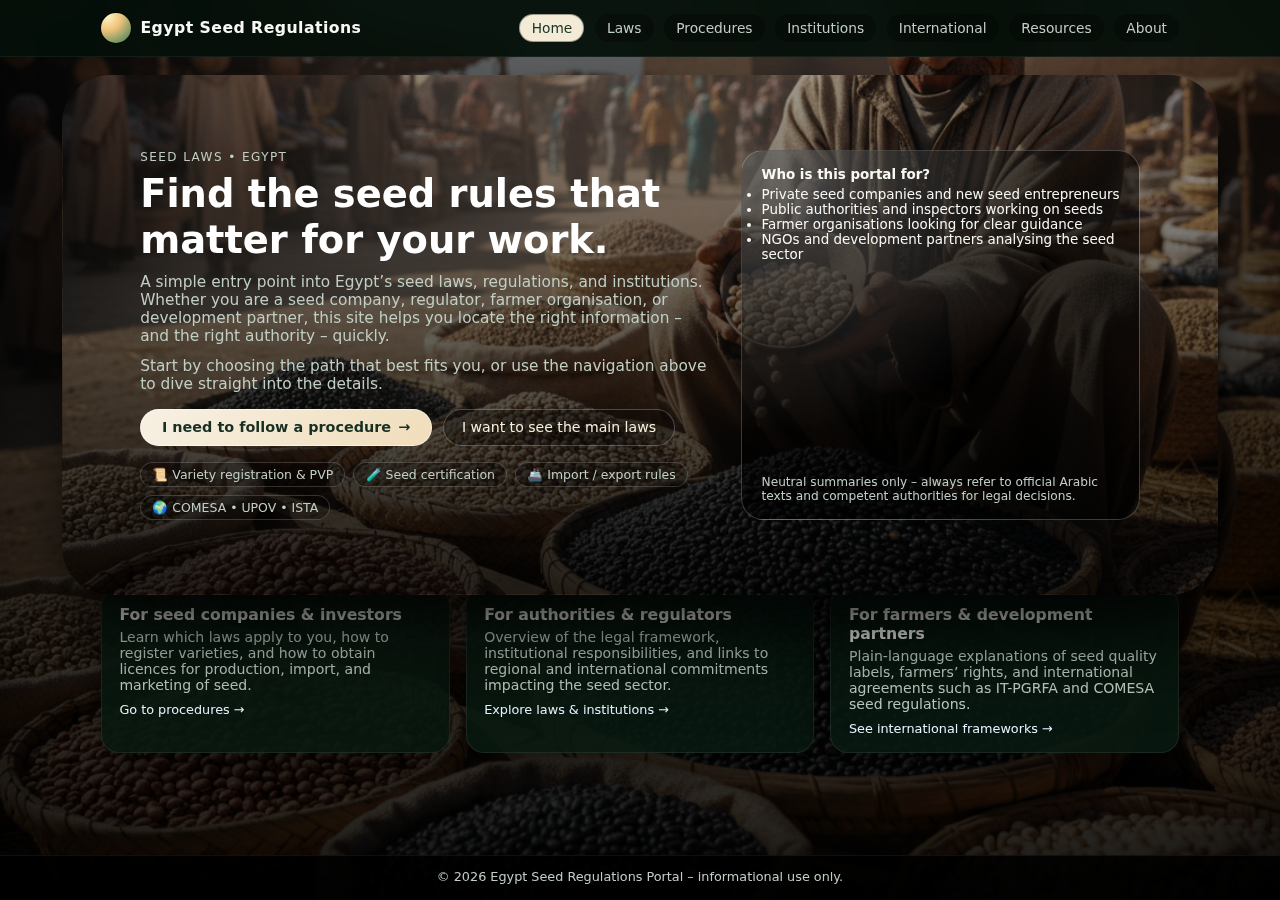
<file: index.html>
<!DOCTYPE html>
<html lang="en">
<head>
  <meta charset="UTF-8" />
  <title>Egypt Seed Regulations Portal</title>
  <meta name="viewport" content="width=device-width, initial-scale=1" />
  <link rel="stylesheet" href="style.css" />
</head>
<!-- add class for leafy background on home -->
<body class="has-hero-bg">
<header>
  <div class="nav">
    <div class="nav-brand">
      <div class="nav-logo"></div>
      <span>Egypt Seed Regulations</span>
    </div>
    <nav class="nav-links">
      <a href="index.html" class="active">Home</a>
      <a href="laws.html">Laws</a>
      <a href="procedures.html">Procedures</a>
      <a href="institutions.html">Institutions</a>
      <a href="international.html">International</a>
      <a href="resources.html">Resources</a>
      <a href="about.html">About</a>
    </nav>
  </div>
</header>

<main>
  <!-- Glass hero like the reference screenshot -->
  <section class="hero">
    <div>
      <div class="hero-tagline">Seed laws • Egypt</div>
      <h1>Find the seed rules that matter for your work.</h1>
      <p>
        A simple entry point into Egypt’s seed laws, regulations, and institutions. 
        Whether you are a seed company, regulator, farmer organisation, or development partner, 
        this site helps you locate the right information – and the right authority – quickly.
      </p>
      <p>
        Start by choosing the path that best fits you, or use the navigation above to dive straight into the details.
      </p>
      <div class="hero-actions">
        <a class="btn-primary" href="procedures.html">
          I need to follow a procedure
          <span>→</span>
        </a>
        <a class="btn-ghost" href="laws.html">
          I want to see the main laws
        </a>
      </div>
      <div class="hero-pills">
        <span class="hero-pill">📜 Variety registration & PVP</span>
        <span class="hero-pill">🧪 Seed certification</span>
        <span class="hero-pill">🚢 Import / export rules</span>
        <span class="hero-pill">🌍 COMESA • UPOV • ISTA</span>
      </div>
    </div>

    <aside class="hero-aside">
      <div>
        <div class="hero-aside-title">Who is this portal for?</div>
        <ul>
          <li>Private seed companies and new seed entrepreneurs</li>
          <li>Public authorities and inspectors working on seeds</li>
          <li>Farmer organisations looking for clear guidance</li>
          <li>NGOs and development partners analysing the seed sector</li>
        </ul>
      </div>
      <div class="hero-aside-footer">
        Neutral summaries only – always refer to official Arabic texts
        and competent authorities for legal decisions.
      </div>
    </aside>
  </section>

  <!-- Simple tiles instead of dozens of cards -->
  <section class="section">
    <div class="tiles">
      <article class="tile">
        <h3>For seed companies & investors</h3>
        <p>
          Learn which laws apply to you, how to register varieties, and how to obtain licences 
          for production, import, and marketing of seed.
        </p>
        <a href="procedures.html">Go to procedures →</a>
      </article>

      <article class="tile">
        <h3>For authorities & regulators</h3>
        <p>
          Overview of the legal framework, institutional responsibilities, and links to 
          regional and international commitments impacting the seed sector.
        </p>
        <a href="laws.html">Explore laws & institutions →</a>
      </article>

      <article class="tile">
        <h3>For farmers & development partners</h3>
        <p>
          Plain-language explanations of seed quality labels, farmers’ rights, and 
          international agreements such as IT-PGRFA and COMESA seed regulations.
        </p>
        <a href="international.html">See international frameworks →</a>
      </article>
    </div>
  </section>
</main>

<footer>
  © <span id="year"></span> Egypt Seed Regulations Portal – informational use only.
</footer>

<script>
  document.getElementById("year").textContent = new Date().getFullYear();
</script>
</body>
</html>
</file>
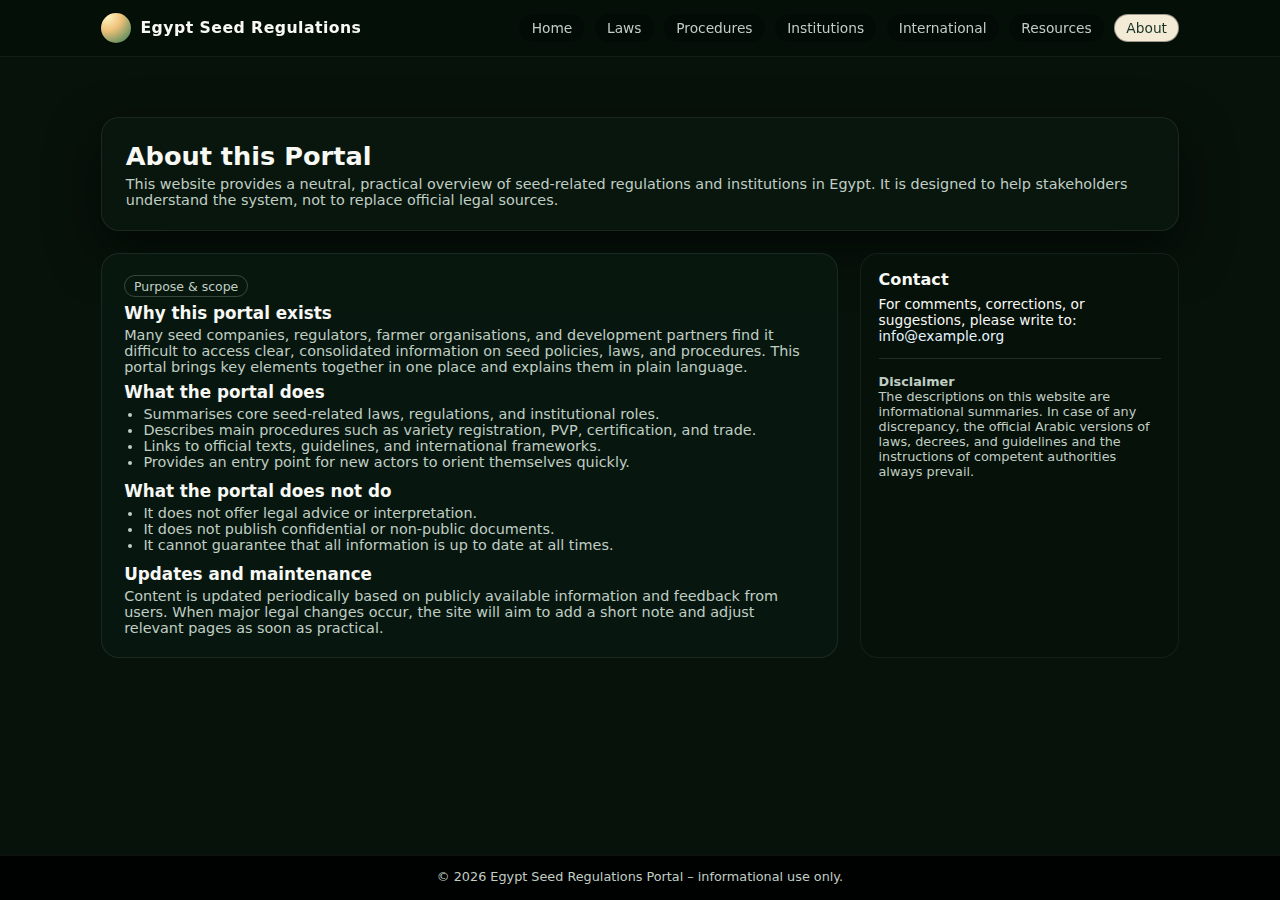
<file: about.html>
<!DOCTYPE html>
<html lang="en">
<head>
  <meta charset="UTF-8" />
  <title>About – Egypt Seed Regulations</title>
  <meta name="viewport" content="width=device-width, initial-scale=1" />
  <link rel="stylesheet" href="style.css" />
</head>
<body>
<header>
  <div class="nav">
    <div class="nav-brand">
      <div class="nav-logo"></div>
      <span>Egypt Seed Regulations</span>
    </div>
    <nav class="nav-links">
      <a href="index.html">Home</a>
      <a href="laws.html">Laws</a>
      <a href="procedures.html">Procedures</a>
      <a href="institutions.html">Institutions</a>
      <a href="international.html">International</a>
      <a href="resources.html">Resources</a>
      <a href="about.html" class="active">About</a>
    </nav>
  </div>
</header>

<main>
  <section class="section">
    <div class="page-hero">
      <h1>About this Portal</h1>
      <p>
        This website provides a neutral, practical overview of seed-related regulations and
        institutions in Egypt. It is designed to help stakeholders understand the system,
        not to replace official legal sources.
      </p>
    </div>

    <div class="page-grid">
      <div class="page-main">
        <span class="badge">Purpose & scope</span>

        <h2>Why this portal exists</h2>
        <p>
          Many seed companies, regulators, farmer organisations, and development partners
          find it difficult to access clear, consolidated information on seed policies,
          laws, and procedures. This portal brings key elements together in one place and
          explains them in plain language.
        </p>

        <h2>What the portal does</h2>
        <ul>
          <li>Summarises core seed-related laws, regulations, and institutional roles.</li>
          <li>Describes main procedures such as variety registration, PVP, certification, and trade.</li>
          <li>Links to official texts, guidelines, and international frameworks.</li>
          <li>Provides an entry point for new actors to orient themselves quickly.</li>
        </ul>

        <h2>What the portal does not do</h2>
        <ul>
          <li>It does not offer legal advice or interpretation.</li>
          <li>It does not publish confidential or non-public documents.</li>
          <li>It cannot guarantee that all information is up to date at all times.</li>
        </ul>

        <h2>Updates and maintenance</h2>
        <p>
          Content is updated periodically based on publicly available information and feedback 
          from users. When major legal changes occur, the site will aim to add a short note 
          and adjust relevant pages as soon as practical.
        </p>
      </div>

      <aside class="page-sidebar">
        <h3 style="margin-bottom:0.4rem;">Contact</h3>
        <p style="font-size:0.86rem;">
          For comments, corrections, or suggestions, please write to:<br/>
          <a href="mailto:info@example.org">info@example.org</a>
        </p>

        <hr style="border:none;border-top:1px solid rgba(255,255,255,0.12);margin:0.9rem 0;" />

        <p style="font-size:0.8rem; color:var(--text-muted);">
          <strong>Disclaimer</strong><br/>
          The descriptions on this website are informational summaries. In case of any
          discrepancy, the official Arabic versions of laws, decrees, and guidelines and 
          the instructions of competent authorities always prevail.
        </p>
      </aside>
    </div>
  </section>
</main>

<footer>
  © <span id="year"></span> Egypt Seed Regulations Portal – informational use only.
</footer>

<script>
  document.getElementById("year").textContent = new Date().getFullYear();
</script>
</body>
</html>
</file>
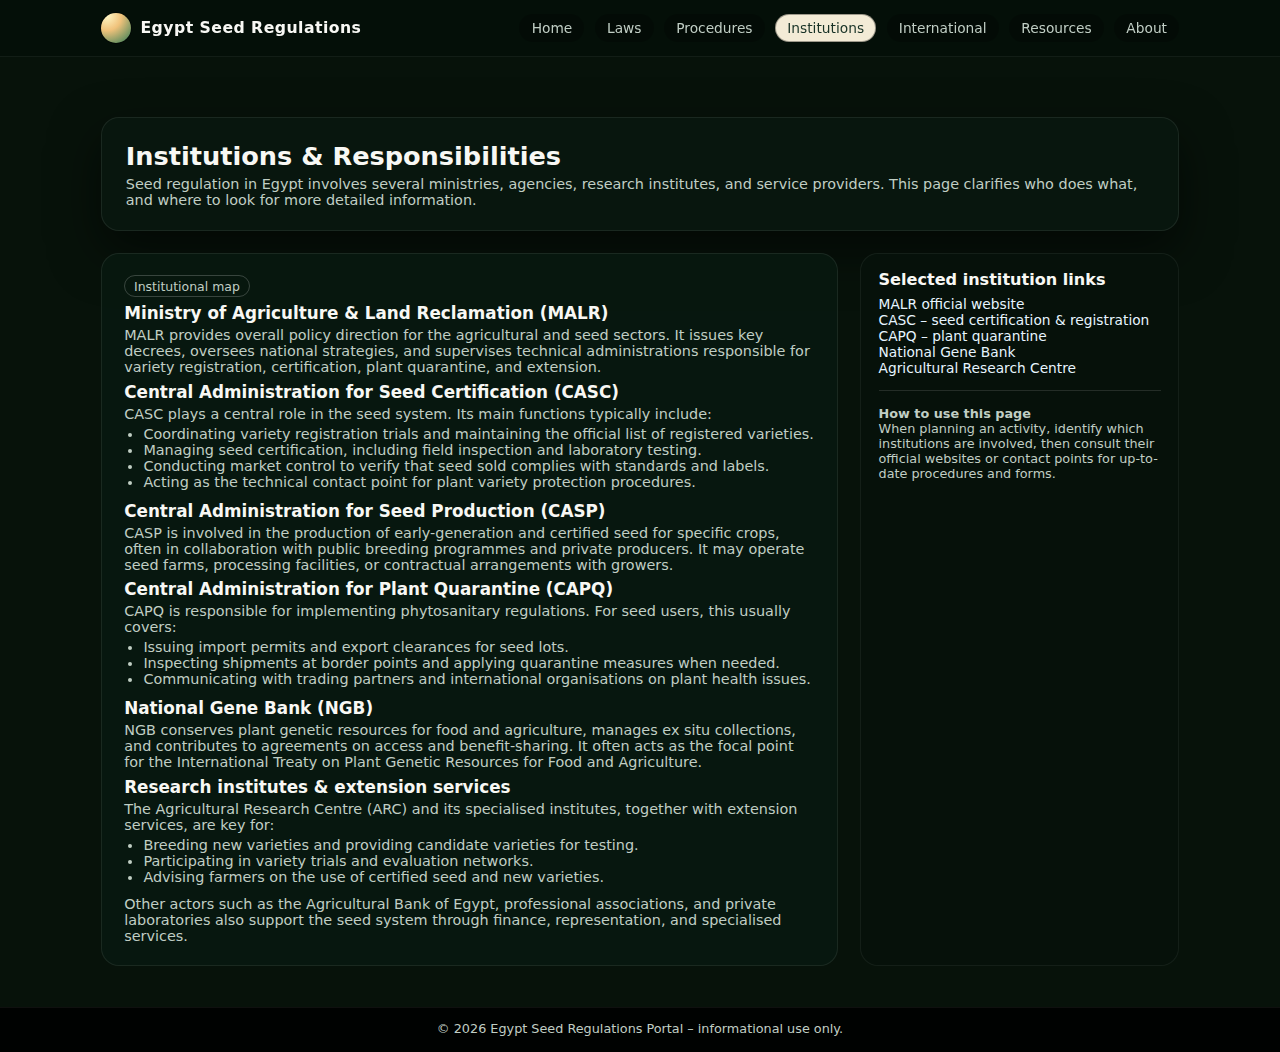
<file: institutions.html>
<!DOCTYPE html>
<html lang="en">
<head>
  <meta charset="UTF-8" />
  <title>Institutions – Egypt Seed Regulations</title>
  <meta name="viewport" content="width=device-width, initial-scale=1" />
  <link rel="stylesheet" href="style.css" />
</head>
<body>
<header>
  <div class="nav">
    <div class="nav-brand">
      <div class="nav-logo"></div>
      <span>Egypt Seed Regulations</span>
    </div>
    <nav class="nav-links">
      <a href="index.html">Home</a>
      <a href="laws.html">Laws</a>
      <a href="procedures.html">Procedures</a>
      <a href="institutions.html" class="active">Institutions</a>
      <a href="international.html">International</a>
      <a href="resources.html">Resources</a>
      <a href="about.html">About</a>
    </nav>
  </div>
</header>

<main>
  <section class="section">
    <div class="page-hero">
      <h1>Institutions & Responsibilities</h1>
      <p>
        Seed regulation in Egypt involves several ministries, agencies, research institutes,
        and service providers. This page clarifies who does what, and where to look for more
        detailed information.
      </p>
    </div>

    <div class="page-grid">
      <div class="page-main">
        <span class="badge">Institutional map</span>

        <h2>Ministry of Agriculture & Land Reclamation (MALR)</h2>
        <p>
          MALR provides overall policy direction for the agricultural and seed sectors. It
          issues key decrees, oversees national strategies, and supervises technical
          administrations responsible for variety registration, certification, plant
          quarantine, and extension.
        </p>

        <h2>Central Administration for Seed Certification (CASC)</h2>
        <p>
          CASC plays a central role in the seed system. Its main functions typically include:
        </p>
        <ul>
          <li>Coordinating variety registration trials and maintaining the official list of registered varieties.</li>
          <li>Managing seed certification, including field inspection and laboratory testing.</li>
          <li>Conducting market control to verify that seed sold complies with standards and labels.</li>
          <li>Acting as the technical contact point for plant variety protection procedures.</li>
        </ul>

        <h2>Central Administration for Seed Production (CASP)</h2>
        <p>
          CASP is involved in the production of early-generation and certified seed for
          specific crops, often in collaboration with public breeding programmes and private
          producers. It may operate seed farms, processing facilities, or contractual
          arrangements with growers.
        </p>

        <h2>Central Administration for Plant Quarantine (CAPQ)</h2>
        <p>
          CAPQ is responsible for implementing phytosanitary regulations. For seed users,
          this usually covers:
        </p>
        <ul>
          <li>Issuing import permits and export clearances for seed lots.</li>
          <li>Inspecting shipments at border points and applying quarantine measures when needed.</li>
          <li>Communicating with trading partners and international organisations on plant health issues.</li>
        </ul>

        <h2>National Gene Bank (NGB)</h2>
        <p>
          NGB conserves plant genetic resources for food and agriculture, manages ex situ
          collections, and contributes to agreements on access and benefit-sharing. It often
          acts as the focal point for the International Treaty on Plant Genetic Resources for
          Food and Agriculture.
        </p>

        <h2>Research institutes & extension services</h2>
        <p>
          The Agricultural Research Centre (ARC) and its specialised institutes, together
          with extension services, are key for:
        </p>
        <ul>
          <li>Breeding new varieties and providing candidate varieties for testing.</li>
          <li>Participating in variety trials and evaluation networks.</li>
          <li>Advising farmers on the use of certified seed and new varieties.</li>
        </ul>

        <p>
          Other actors such as the Agricultural Bank of Egypt, professional associations, and
          private laboratories also support the seed system through finance, representation,
          and specialised services.
        </p>
      </div>

      <aside class="page-sidebar">
        <h3 style="margin-bottom:0.4rem;">Selected institution links</h3>
        <ul style="list-style:none; padding-left:0; font-size:0.86rem;">
          <li><a href="#">MALR official website</a></li>
          <li><a href="#">CASC – seed certification & registration</a></li>
          <li><a href="#">CAPQ – plant quarantine</a></li>
          <li><a href="#">National Gene Bank</a></li>
          <li><a href="#">Agricultural Research Centre</a></li>
        </ul>

        <hr style="border:none;border-top:1px solid rgba(255,255,255,0.12);margin:0.9rem 0;" />

        <p style="font-size:0.8rem; color:var(--text-muted);">
          <strong>How to use this page</strong><br/>
          When planning an activity, identify which institutions are involved, then consult
          their official websites or contact points for up-to-date procedures and forms.
        </p>
      </aside>
    </div>
  </section>
</main>

<footer>
  © <span id="year"></span> Egypt Seed Regulations Portal – informational use only.
</footer>

<script>
  document.getElementById("year").textContent = new Date().getFullYear();
</script>
</body>
</html>
</file>
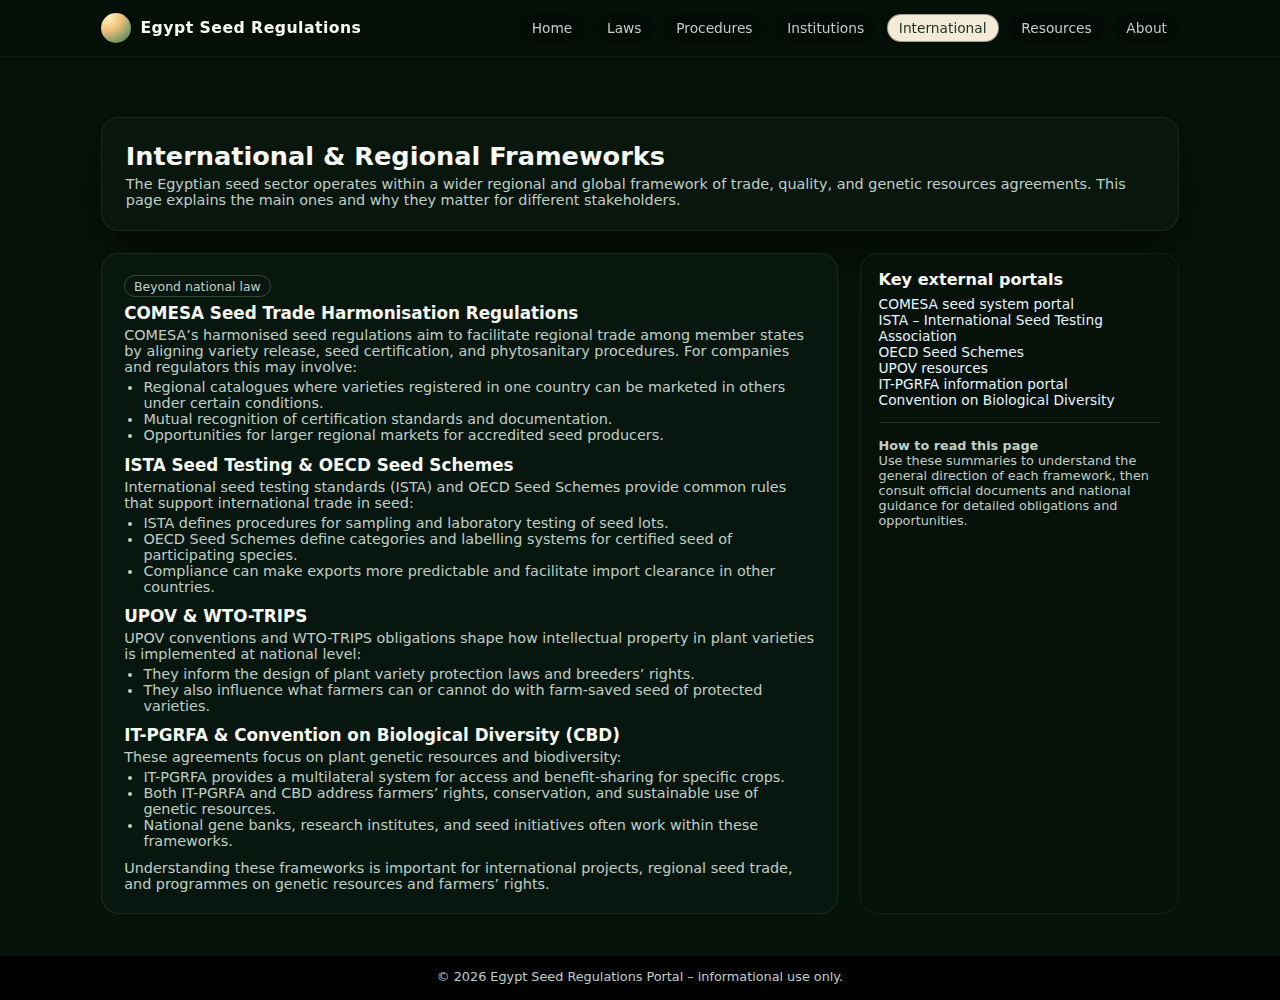
<file: international.html>
<!DOCTYPE html>
<html lang="en">
<head>
  <meta charset="UTF-8" />
  <title>International Frameworks – Egypt Seed Regulations</title>
  <meta name="viewport" content="width=device-width, initial-scale=1" />
  <link rel="stylesheet" href="style.css" />
</head>
<body>
<header>
  <div class="nav">
    <div class="nav-brand">
      <div class="nav-logo"></div>
      <span>Egypt Seed Regulations</span>
    </div>
    <nav class="nav-links">
      <a href="index.html">Home</a>
      <a href="laws.html">Laws</a>
      <a href="procedures.html">Procedures</a>
      <a href="institutions.html">Institutions</a>
      <a href="international.html" class="active">International</a>
      <a href="resources.html">Resources</a>
      <a href="about.html">About</a>
    </nav>
  </div>
</header>

<main>
  <section class="section">
    <div class="page-hero">
      <h1>International & Regional Frameworks</h1>
      <p>
        The Egyptian seed sector operates within a wider regional and global framework of
        trade, quality, and genetic resources agreements. This page explains the main ones
        and why they matter for different stakeholders.
      </p>
    </div>

    <div class="page-grid">
      <div class="page-main">
        <span class="badge">Beyond national law</span>

        <h2>COMESA Seed Trade Harmonisation Regulations</h2>
        <p>
          COMESA’s harmonised seed regulations aim to facilitate regional trade among member
          states by aligning variety release, seed certification, and phytosanitary
          procedures. For companies and regulators this may involve:
        </p>
        <ul>
          <li>Regional catalogues where varieties registered in one country can be marketed in others under certain conditions.</li>
          <li>Mutual recognition of certification standards and documentation.</li>
          <li>Opportunities for larger regional markets for accredited seed producers.</li>
        </ul>

        <h2>ISTA Seed Testing & OECD Seed Schemes</h2>
        <p>
          International seed testing standards (ISTA) and OECD Seed Schemes provide common
          rules that support international trade in seed:
        </p>
        <ul>
          <li>ISTA defines procedures for sampling and laboratory testing of seed lots.</li>
          <li>OECD Seed Schemes define categories and labelling systems for certified seed of participating species.</li>
          <li>Compliance can make exports more predictable and facilitate import clearance in other countries.</li>
        </ul>

        <h2>UPOV & WTO-TRIPS</h2>
        <p>
          UPOV conventions and WTO-TRIPS obligations shape how intellectual property in plant
          varieties is implemented at national level:
        </p>
        <ul>
          <li>They inform the design of plant variety protection laws and breeders’ rights.</li>
          <li>They also influence what farmers can or cannot do with farm-saved seed of protected varieties.</li>
        </ul>

        <h2>IT-PGRFA & Convention on Biological Diversity (CBD)</h2>
        <p>
          These agreements focus on plant genetic resources and biodiversity:
        </p>
        <ul>
          <li>IT-PGRFA provides a multilateral system for access and benefit-sharing for specific crops.</li>
          <li>Both IT-PGRFA and CBD address farmers’ rights, conservation, and sustainable use of genetic resources.</li>
          <li>National gene banks, research institutes, and seed initiatives often work within these frameworks.</li>
        </ul>

        <p>
          Understanding these frameworks is important for international projects, regional
          seed trade, and programmes on genetic resources and farmers’ rights.
        </p>
      </div>

      <aside class="page-sidebar">
        <h3 style="margin-bottom:0.4rem;">Key external portals</h3>
        <ul style="list-style:none; padding-left:0; font-size:0.86rem;">
          <li><a href="#">COMESA seed system portal</a></li>
          <li><a href="#">ISTA – International Seed Testing Association</a></li>
          <li><a href="#">OECD Seed Schemes</a></li>
          <li><a href="#">UPOV resources</a></li>
          <li><a href="#">IT-PGRFA information portal</a></li>
          <li><a href="#">Convention on Biological Diversity</a></li>
        </ul>

        <hr style="border:none;border-top:1px solid rgba(255,255,255,0.12);margin:0.9rem 0;" />

        <p style="font-size:0.8rem; color:var(--text-muted);">
          <strong>How to read this page</strong><br/>
          Use these summaries to understand the general direction of each framework, then
          consult official documents and national guidance for detailed obligations and
          opportunities.
        </p>
      </aside>
    </div>
  </section>
</main>

<footer>
  © <span id="year"></span> Egypt Seed Regulations Portal – informational use only.
</footer>

<script>
  document.getElementById("year").textContent = new Date().getFullYear();
</script>
</body>
</html>
</file>
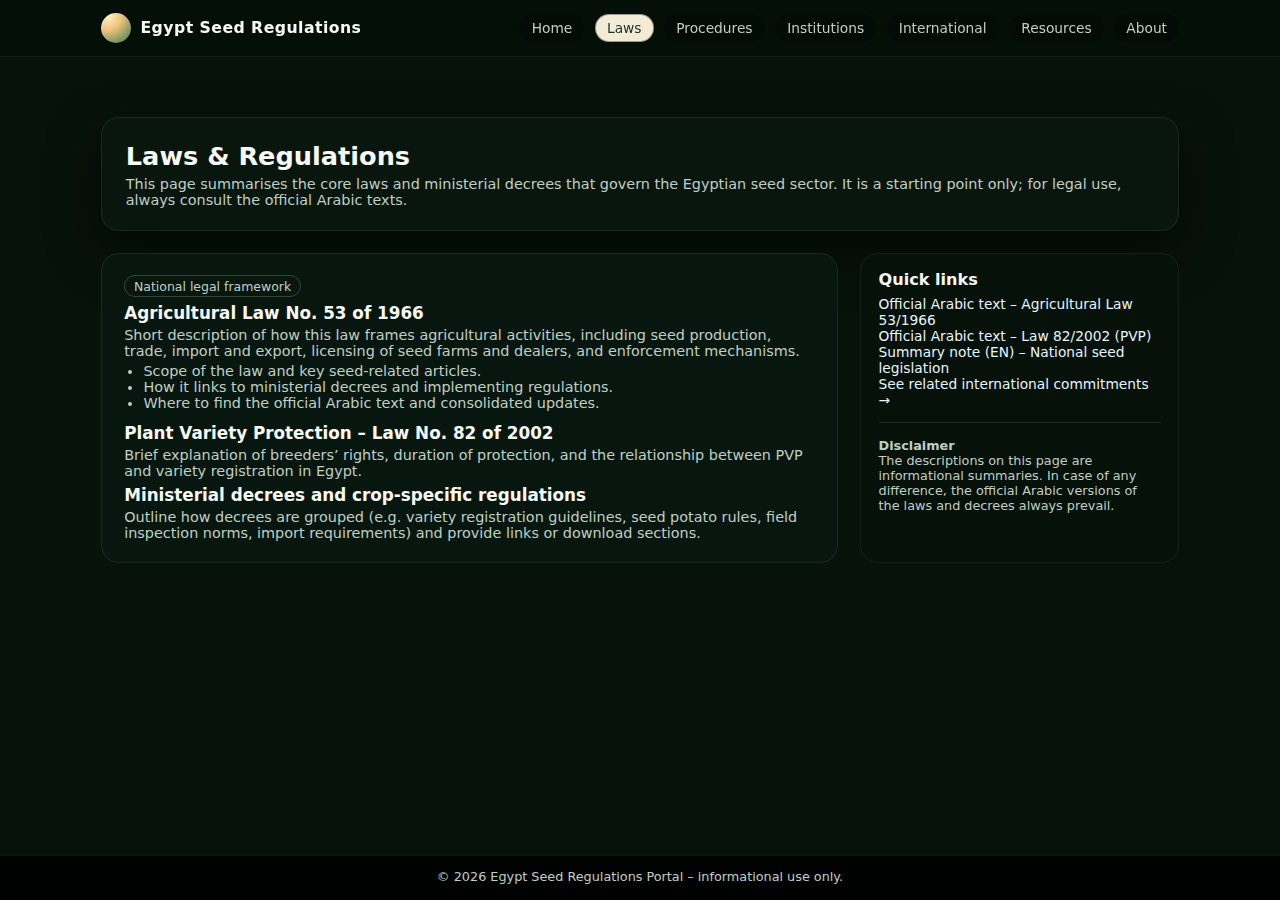
<file: laws.html>
<!DOCTYPE html>
<html lang="en">
<head>
  <meta charset="UTF-8" />
  <title>Laws & Regulations – Egypt Seed Regulations</title>
  <meta name="viewport" content="width=device-width, initial-scale=1" />
  <link rel="stylesheet" href="style.css" />
</head>
<body>
<header>
  <div class="nav">
    <div class="nav-brand">
      <div class="nav-logo"></div>
      <span>Egypt Seed Regulations</span>
    </div>
    <nav class="nav-links">
      <a href="index.html">Home</a>
      <a href="laws.html" class="active">Laws</a>
      <a href="procedures.html">Procedures</a>
      <a href="institutions.html">Institutions</a>
      <a href="international.html">International</a>
      <a href="resources.html">Resources</a>
      <a href="about.html">About</a>
    </nav>
  </div>
</header>

<main>
  <section class="section">
    <div class="page-hero">
      <h1>Laws & Regulations</h1>
      <p>
        This page summarises the core laws and ministerial decrees that govern the Egyptian seed sector. 
        It is a starting point only; for legal use, always consult the official Arabic texts.
      </p>
    </div>

    <div class="page-grid">
      <!-- Main column -->
      <div class="page-main">
        <span class="badge">National legal framework</span>

        <h2>Agricultural Law No. 53 of 1966</h2>
        <p>
          Short description of how this law frames agricultural activities, including seed production,
          trade, import and export, licensing of seed farms and dealers, and enforcement mechanisms.
        </p>
        <ul>
          <li>Scope of the law and key seed-related articles.</li>
          <li>How it links to ministerial decrees and implementing regulations.</li>
          <li>Where to find the official Arabic text and consolidated updates.</li>
        </ul>

        <h2>Plant Variety Protection – Law No. 82 of 2002</h2>
        <p>
          Brief explanation of breeders’ rights, duration of protection, and the relationship 
          between PVP and variety registration in Egypt.
        </p>

        <h2>Ministerial decrees and crop-specific regulations</h2>
        <p>
          Outline how decrees are grouped (e.g. variety registration guidelines, seed potato rules, 
          field inspection norms, import requirements) and provide links or download sections.
        </p>

        <!-- add more sections as needed -->
      </div>

      <!-- Sidebar -->
      <aside class="page-sidebar">
        <h3 style="margin-bottom:0.4rem;">Quick links</h3>
        <ul style="list-style:none; padding-left:0; font-size:0.86rem;">
          <li><a href="#">Official Arabic text – Agricultural Law 53/1966</a></li>
          <li><a href="#">Official Arabic text – Law 82/2002 (PVP)</a></li>
          <li><a href="#">Summary note (EN) – National seed legislation</a></li>
          <li><a href="international.html">See related international commitments →</a></li>
        </ul>

        <hr style="border:none;border-top:1px solid rgba(255,255,255,0.12);margin:0.9rem 0;" />

        <p style="font-size:0.8rem; color:var(--text-muted);">
          <strong>Disclaimer</strong><br/>
          The descriptions on this page are informational summaries. In case of any difference, 
          the official Arabic versions of the laws and decrees always prevail.
        </p>
      </aside>
    </div>
  </section>
</main>

<footer>
  © <span id="year"></span> Egypt Seed Regulations Portal – informational use only.
</footer>

<script>
  document.getElementById("year").textContent = new Date().getFullYear();
</script>
</body>
</html>
</file>
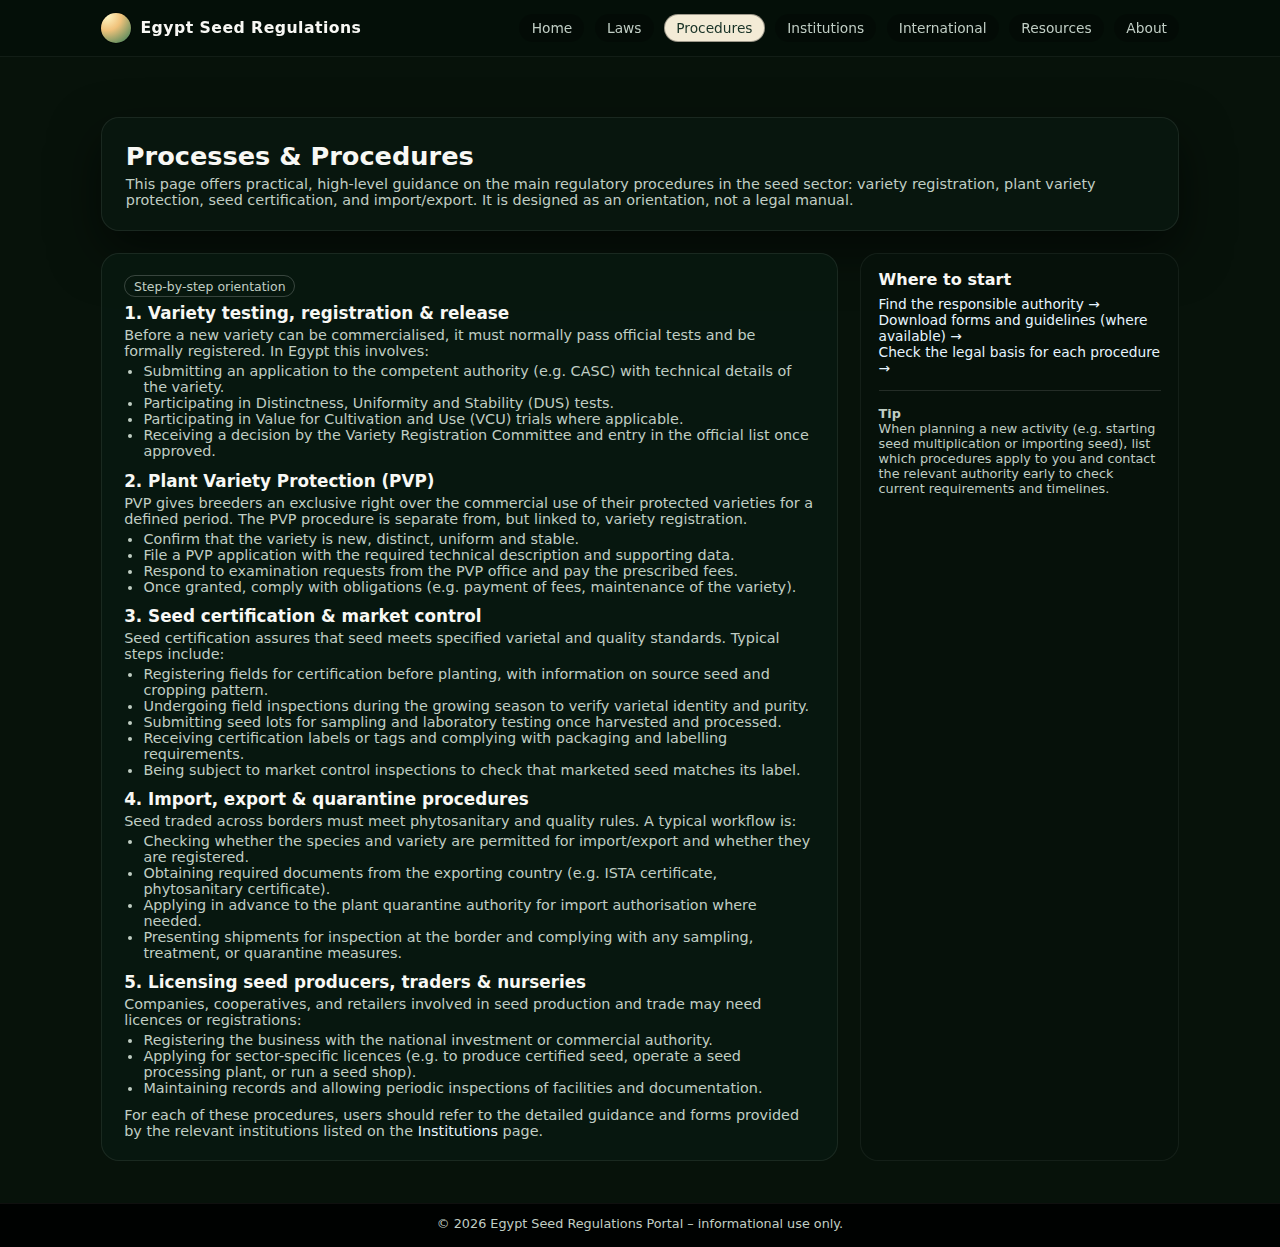
<file: procedures.html>
<!DOCTYPE html>
<html lang="en">
<head>
  <meta charset="UTF-8" />
  <title>Procedures – Egypt Seed Regulations</title>
  <meta name="viewport" content="width=device-width, initial-scale=1" />
  <link rel="stylesheet" href="style.css" />
</head>
<body>
<header>
  <div class="nav">
    <div class="nav-brand">
      <div class="nav-logo"></div>
      <span>Egypt Seed Regulations</span>
    </div>
    <nav class="nav-links">
      <a href="index.html">Home</a>
      <a href="laws.html">Laws</a>
      <a href="procedures.html" class="active">Procedures</a>
      <a href="institutions.html">Institutions</a>
      <a href="international.html">International</a>
      <a href="resources.html">Resources</a>
      <a href="about.html">About</a>
    </nav>
  </div>
</header>

<main>
  <section class="section">
    <div class="page-hero">
      <h1>Processes & Procedures</h1>
      <p>
        This page offers practical, high-level guidance on the main regulatory procedures
        in the seed sector: variety registration, plant variety protection, seed
        certification, and import/export. It is designed as an orientation, not a legal
        manual.
      </p>
    </div>

    <div class="page-grid">
      <!-- Main content -->
      <div class="page-main">
        <span class="badge">Step-by-step orientation</span>

        <h2>1. Variety testing, registration & release</h2>
        <p>
          Before a new variety can be commercialised, it must normally pass official tests
          and be formally registered. In Egypt this involves:
        </p>
        <ul>
          <li>Submitting an application to the competent authority (e.g. CASC) with technical details of the variety.</li>
          <li>Participating in Distinctness, Uniformity and Stability (DUS) tests.</li>
          <li>Participating in Value for Cultivation and Use (VCU) trials where applicable.</li>
          <li>Receiving a decision by the Variety Registration Committee and entry in the official list once approved.</li>
        </ul>

        <h2>2. Plant Variety Protection (PVP)</h2>
        <p>
          PVP gives breeders an exclusive right over the commercial use of their protected
          varieties for a defined period. The PVP procedure is separate from, but linked to,
          variety registration.
        </p>
        <ul>
          <li>Confirm that the variety is new, distinct, uniform and stable.</li>
          <li>File a PVP application with the required technical description and supporting data.</li>
          <li>Respond to examination requests from the PVP office and pay the prescribed fees.</li>
          <li>Once granted, comply with obligations (e.g. payment of fees, maintenance of the variety).</li>
        </ul>

        <h2>3. Seed certification & market control</h2>
        <p>
          Seed certification assures that seed meets specified varietal and quality standards.
          Typical steps include:
        </p>
        <ul>
          <li>Registering fields for certification before planting, with information on source seed and cropping pattern.</li>
          <li>Undergoing field inspections during the growing season to verify varietal identity and purity.</li>
          <li>Submitting seed lots for sampling and laboratory testing once harvested and processed.</li>
          <li>Receiving certification labels or tags and complying with packaging and labelling requirements.</li>
          <li>Being subject to market control inspections to check that marketed seed matches its label.</li>
        </ul>

        <h2>4. Import, export & quarantine procedures</h2>
        <p>
          Seed traded across borders must meet phytosanitary and quality rules. A typical
          workflow is:
        </p>
        <ul>
          <li>Checking whether the species and variety are permitted for import/export and whether they are registered.</li>
          <li>Obtaining required documents from the exporting country (e.g. ISTA certificate, phytosanitary certificate).</li>
          <li>Applying in advance to the plant quarantine authority for import authorisation where needed.</li>
          <li>Presenting shipments for inspection at the border and complying with any sampling, treatment, or quarantine measures.</li>
        </ul>

        <h2>5. Licensing seed producers, traders & nurseries</h2>
        <p>
          Companies, cooperatives, and retailers involved in seed production and trade may
          need licences or registrations:
        </p>
        <ul>
          <li>Registering the business with the national investment or commercial authority.</li>
          <li>Applying for sector-specific licences (e.g. to produce certified seed, operate a seed processing plant, or run a seed shop).</li>
          <li>Maintaining records and allowing periodic inspections of facilities and documentation.</li>
        </ul>

        <p>
          For each of these procedures, users should refer to the detailed guidance and forms
          provided by the relevant institutions listed on the
          <a href="institutions.html">Institutions</a> page.
        </p>
      </div>

      <!-- Sidebar -->
      <aside class="page-sidebar">
        <h3 style="margin-bottom:0.4rem;">Where to start</h3>
        <ul style="list-style:none; padding-left:0; font-size:0.86rem;">
          <li><a href="institutions.html">Find the responsible authority →</a></li>
          <li><a href="resources.html">Download forms and guidelines (where available) →</a></li>
          <li><a href="laws.html">Check the legal basis for each procedure →</a></li>
        </ul>

        <hr style="border:none;border-top:1px solid rgba(255,255,255,0.12);margin:0.9rem 0;" />

        <p style="font-size:0.8rem; color:var(--text-muted);">
          <strong>Tip</strong><br/>
          When planning a new activity (e.g. starting seed multiplication or importing seed),
          list which procedures apply to you and contact the relevant authority early to check
          current requirements and timelines.
        </p>
      </aside>
    </div>
  </section>
</main>

<footer>
  © <span id="year"></span> Egypt Seed Regulations Portal – informational use only.
</footer>

<script>
  document.getElementById("year").textContent = new Date().getFullYear();
</script>
</body>
</html>
</file>
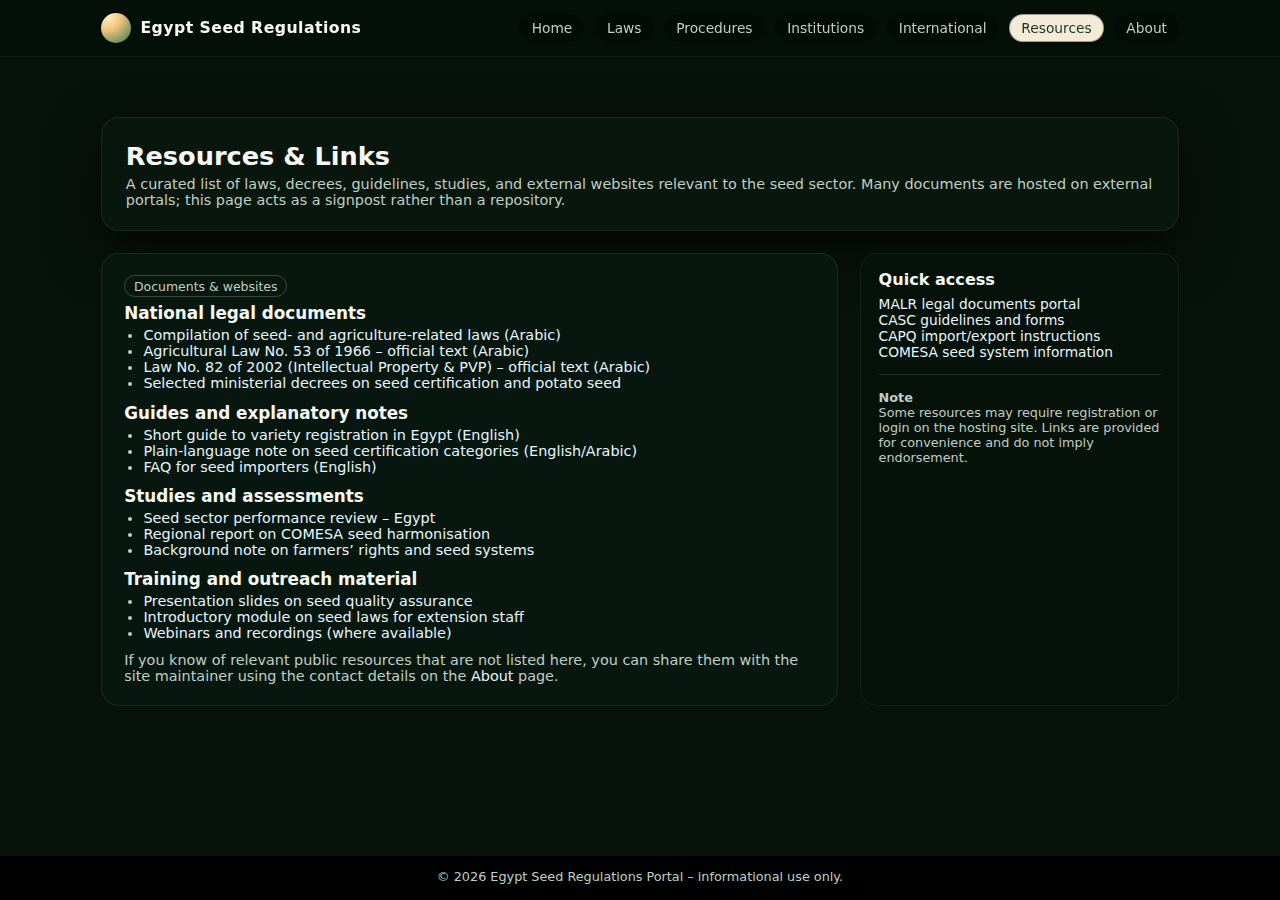
<file: resources.html>
<!DOCTYPE html>
<html lang="en">
<head>
  <meta charset="UTF-8" />
  <title>Resources – Egypt Seed Regulations</title>
  <meta name="viewport" content="width=device-width, initial-scale=1" />
  <link rel="stylesheet" href="style.css" />
</head>
<body>
<header>
  <div class="nav">
    <div class="nav-brand">
      <div class="nav-logo"></div>
      <span>Egypt Seed Regulations</span>
    </div>
    <nav class="nav-links">
      <a href="index.html">Home</a>
      <a href="laws.html">Laws</a>
      <a href="procedures.html">Procedures</a>
      <a href="institutions.html">Institutions</a>
      <a href="international.html">International</a>
      <a href="resources.html" class="active">Resources</a>
      <a href="about.html">About</a>
    </nav>
  </div>
</header>

<main>
  <section class="section">
    <div class="page-hero">
      <h1>Resources & Links</h1>
      <p>
        A curated list of laws, decrees, guidelines, studies, and external websites relevant
        to the seed sector. Many documents are hosted on external portals; this page acts as
        a signpost rather than a repository.
      </p>
    </div>

    <div class="page-grid">
      <div class="page-main">
        <span class="badge">Documents & websites</span>

        <h2>National legal documents</h2>
        <ul>
          <li><a href="#">Compilation of seed- and agriculture-related laws (Arabic)</a></li>
          <li><a href="#">Agricultural Law No. 53 of 1966 – official text (Arabic)</a></li>
          <li><a href="#">Law No. 82 of 2002 (Intellectual Property & PVP) – official text (Arabic)</a></li>
          <li><a href="#">Selected ministerial decrees on seed certification and potato seed</a></li>
        </ul>

        <h2>Guides and explanatory notes</h2>
        <ul>
          <li><a href="#">Short guide to variety registration in Egypt (English)</a></li>
          <li><a href="#">Plain-language note on seed certification categories (English/Arabic)</a></li>
          <li><a href="#">FAQ for seed importers (English)</a></li>
        </ul>

        <h2>Studies and assessments</h2>
        <ul>
          <li><a href="#">Seed sector performance review – Egypt</a></li>
          <li><a href="#">Regional report on COMESA seed harmonisation</a></li>
          <li><a href="#">Background note on farmers’ rights and seed systems</a></li>
        </ul>

        <h2>Training and outreach material</h2>
        <ul>
          <li><a href="#">Presentation slides on seed quality assurance</a></li>
          <li><a href="#">Introductory module on seed laws for extension staff</a></li>
          <li><a href="#">Webinars and recordings (where available)</a></li>
        </ul>

        <p>
          If you know of relevant public resources that are not listed here, you can share
          them with the site maintainer using the contact details on the
          <a href="about.html">About</a> page.
        </p>
      </div>

      <aside class="page-sidebar">
        <h3 style="margin-bottom:0.4rem;">Quick access</h3>
        <ul style="list-style:none; padding-left:0; font-size:0.86rem;">
          <li><a href="#">MALR legal documents portal</a></li>
          <li><a href="#">CASC guidelines and forms</a></li>
          <li><a href="#">CAPQ import/export instructions</a></li>
          <li><a href="#">COMESA seed system information</a></li>
        </ul>

        <hr style="border:none;border-top:1px solid rgba(255,255,255,0.12);margin:0.9rem 0;" />

        <p style="font-size:0.8rem; color:var(--text-muted);">
          <strong>Note</strong><br/>
          Some resources may require registration or login on the hosting site. Links are
          provided for convenience and do not imply endorsement.
        </p>
      </aside>
    </div>
  </section>
</main>

<footer>
  © <span id="year"></span> Egypt Seed Regulations Portal – informational use only.
</footer>

<script>
  document.getElementById("year").textContent = new Date().getFullYear();
</script>
</body>
</html>
</file>
<file: style.css>
/* ===== Global theme ===== */
:root {
  --bg-page: #07120a;
  --bg-panel: rgba(8, 24, 15, 0.85);
  --bg-panel-soft: rgba(8, 24, 15, 0.9);
  --glass: rgba(12, 40, 25, 0.45);
  --border-glass: rgba(255, 255, 255, 0.22);

  --text-main: #f8f8f4;
  --text-muted: #c0cec4;
  --accent: #f7f0de;
  --accent-strong: #ffffff;

  --max-width: 1120px;
  --radius-xl: 28px;
  --radius-lg: 18px;
  --shadow-soft: 0 26px 70px rgba(0, 0, 0, 0.55);
}

* {
  box-sizing: border-box;
  margin: 0;
  padding: 0;
}

body {
  font-family: system-ui, -apple-system, BlinkMacSystemFont, "Segoe UI", sans-serif;
  background-color: var(--bg-page);
  color: var(--text-main);
  min-height: 100vh;
  display: flex;
  flex-direction: column;
}

/* Global leafy background only on home (controlled via .has-hero-bg) */
body.has-hero-bg::before {
  content: "";
  position: fixed;
  inset: 0;
  z-index: -2;
  background-image:
    linear-gradient(to bottom, rgba(0,0,0,0.35), rgba(0,0,0,0.85)),
    url("images/leafy-bg.jpg");
  background-size: cover;
  background-position: center;
  filter: saturate(1.15);
}

body.has-hero-bg::after {
  content: "";
  position: fixed;
  inset: 0;
  z-index: -1;
  pointer-events: none;
  box-shadow: inset 0 0 160px rgba(0, 0, 0, 0.8);
}

a {
  color: #e7f5ff;
  text-decoration: none;
}
a:hover {
  text-decoration: underline;
}

/* ===== Header / nav ===== */

header {
  position: sticky;
  top: 0;
  z-index: 20;
  background: rgba(4, 15, 9, 0.92);
  backdrop-filter: blur(16px);
  -webkit-backdrop-filter: blur(16px);
  border-bottom: 1px solid rgba(255, 255, 255, 0.06);
}

.nav {
  max-width: var(--max-width);
  margin: 0 auto;
  padding: 0.8rem 1.3rem;
  display: flex;
  align-items: center;
  justify-content: space-between;
  gap: 1rem;
}

.nav-brand {
  display: flex;
  align-items: center;
  gap: 0.6rem;
  font-weight: 650;
  letter-spacing: 0.03em;
  font-size: 0.98rem;
}

.nav-logo {
  width: 30px;
  height: 30px;
  border-radius: 999px;
  background:
    radial-gradient(circle at 20% 10%, #fff6c4 0, #f0c27b 40%, #2c7b54 100%);
  box-shadow: 0 0 0 1px rgba(0,0,0,0.4);
}

.nav-links {
  display: flex;
  flex-wrap: wrap;
  gap: 0.65rem;
  font-size: 0.86rem;
}

.nav-links a {
  padding: 0.3rem 0.7rem;
  border-radius: 999px;
  background: rgba(0, 0, 0, 0.25);
  color: var(--text-muted);
  border: 1px solid transparent;
}
.nav-links a:hover {
  color: var(--accent-strong);
  background: rgba(255, 255, 255, 0.08);
  text-decoration: none;
}
.nav-links a.active {
  background: #f3ebd6;
  color: #183226;
  border-color: rgba(0, 0, 0, 0.35);
}

/* ===== Layout ===== */

main {
  flex: 1;
  max-width: var(--max-width);
  margin: 0 auto;
  padding: 1.8rem 1.3rem 2.6rem;
}

.container-narrow {
  max-width: 760px;
  margin: 0 auto;
}

.section {
  margin-top: 2rem;
}

/* ===== Hero (home) ===== */

.hero {
  border-radius: var(--radius-xl);
  padding: 2.2rem 2.4rem;
  background:
    radial-gradient(circle at 0 0, rgba(255,255,255,0.22), transparent 45%),
    var(--glass);
  border: 1px solid var(--border-glass);
  backdrop-filter: blur(26px);
  -webkit-backdrop-filter: blur(26px);
  box-shadow: var(--shadow-soft);
  display: grid;
  grid-template-columns: minmax(0, 3fr) minmax(0, 2.1fr);
  gap: 2rem;
   position: relative;
  margin-top: 1.8rem;
}
.hero::before {
  content: "";
  position: absolute;
  inset: -40px; /* makes the image extend around the card */
  background-image:
    linear-gradient(to bottom, rgba(0,0,0,0.35), rgba(0,0,0,0.85)),
    url("images/leafy-bg.jpg");
  background-size: cover;
  background-position: center;
  border-radius: calc(var(--radius-xl) + 20px);
  z-index: -2;
}

.hero::after {
  content: "";
  position: absolute;
  inset: -40px;
  border-radius: calc(var(--radius-xl) + 20px);
  box-shadow: 0 32px 90px rgba(0,0,0,0.9);
  z-index: -1;
}

.hero-tagline {
  text-transform: uppercase;
  letter-spacing: 0.12em;
  font-size: 0.75rem;
  color: var(--text-muted);
  margin-bottom: 0.4rem;
}

.hero h1 {
  font-size: clamp(1.9rem, 3vw, 2.4rem);
  line-height: 1.2;
  color: var(--accent-strong);
  margin-bottom: 0.6rem;
}

.hero p {
  font-size: 0.96rem;
  color: var(--text-muted);
  margin-bottom: 0.75rem;
}

.hero-actions {
  margin-top: 1rem;
  display: flex;
  flex-wrap: wrap;
  gap: 0.7rem;
}

.btn-primary {
  border-radius: 999px;
  padding: 0.6rem 1.3rem;
  border: 1px solid rgba(255,255,255,0.5);
  background: linear-gradient(135deg, #f7f1e4, #f0ddba);
  color: #182f23;
  font-weight: 600;
  font-size: 0.9rem;
  cursor: pointer;
  display: inline-flex;
  align-items: center;
  gap: 0.45rem;
}
.btn-primary:hover {
  filter: brightness(1.05);
}

.btn-ghost {
  border-radius: 999px;
  padding: 0.55rem 1.1rem;
  border: 1px solid rgba(255,255,255,0.25);
  background: rgba(0,0,0,0.3);
  color: var(--accent);
  font-size: 0.88rem;
  cursor: pointer;
  display: inline-flex;
  align-items: center;
  gap: 0.4rem;
}
.btn-ghost:hover {
  background: rgba(0,0,0,0.45);
}

.hero-pills {
  display: flex;
  flex-wrap: wrap;
  gap: 0.5rem;
  margin-top: 1rem;
}
.hero-pill {
  padding: 0.25rem 0.7rem;
  border-radius: 999px;
  border: 1px solid rgba(255,255,255,0.18);
  background: rgba(0,0,0,0.25);
  font-size: 0.78rem;
  color: var(--text-muted);
}

/* right side of hero */
.hero-aside {
  border-radius: 22px;
  padding: 1rem 1.2rem;
  background:
    radial-gradient(circle at 10% 0, rgba(255,255,255,0.25), transparent 55%),
    rgba(0,0,0,0.55);
  border: 1px solid rgba(255,255,255,0.22);
  font-size: 0.84rem;
  display: flex;
  flex-direction: column;
  justify-content: space-between;
}

.hero-aside-title {
  font-weight: 600;
  margin-bottom: 0.3rem;
}

.hero-aside-footer {
  margin-top: 0.8rem;
  font-size: 0.76rem;
  color: var(--text-muted);
}

/* ===== Home: simple tiles ===== */

.tiles {
  display: grid;
  grid-template-columns: repeat(3, minmax(0, 1fr));
  gap: 1rem;
  margin-top: 1.5rem;
}

.tile {
  border-radius: 18px;
  padding: 1rem 1.1rem;
  background: rgba(8, 24, 15, 0.9);
  border: 1px solid rgba(255,255,255,0.08);
  font-size: 0.88rem;
  box-shadow: 0 18px 45px rgba(0,0,0,0.5);
}
.tile h3 {
  font-size: 0.98rem;
  margin-bottom: 0.35rem;
}
.tile p {
  color: var(--text-muted);
  margin-bottom: 0.5rem;
}
.tile a {
  font-size: 0.8rem;
}

/* ===== Inner pages ===== */

.page-hero {
  border-radius: var(--radius-lg);
  padding: 1.4rem 1.5rem;
  background: var(--bg-panel);
  border: 1px solid rgba(255,255,255,0.08);
  box-shadow: 0 20px 50px rgba(0,0,0,0.55);
}
.page-hero h1 {
  font-size: 1.6rem;
  margin-bottom: 0.3rem;
}
.page-hero p {
  font-size: 0.9rem;
  color: var(--text-muted);
}

.page-grid {
  display: grid;
  grid-template-columns: minmax(0, 3fr) minmax(0, 1.3fr);
  gap: 1.4rem;
  margin-top: 1.4rem;
}
.page-main {
  background: var(--bg-panel-soft);
  border-radius: var(--radius-lg);
  padding: 1.3rem 1.4rem;
  border: 1px solid rgba(255,255,255,0.08);
}
.page-sidebar {
  background: rgba(6,18,11,0.95);
  border-radius: var(--radius-lg);
  padding: 1rem 1.1rem;
  border: 1px solid rgba(255,255,255,0.06);
  font-size: 0.86rem;
}

/* Typography helpers */
.page-main h2 {
  font-size: 1.05rem;
  margin: 0.4rem 0 0.25rem;
}
.page-main p,
.page-main li {
  font-size: 0.9rem;
  color: var(--text-muted);
}
.page-main ul {
  padding-left: 1.2rem;
  margin: 0.25rem 0 0.7rem;
}

.badge {
  display: inline-flex;
  align-items: center;
  gap: 0.3rem;
  padding: 0.15rem 0.55rem;
  border-radius: 999px;
  border: 1px solid rgba(255,255,255,0.2);
  font-size: 0.78rem;
  color: var(--text-muted);
}

/* ===== Footer ===== */

footer {
  padding: 0.8rem 1.3rem 1rem;
  background: rgba(0,0,0,0.88);
  border-top: 1px solid rgba(255,255,255,0.06);
  font-size: 0.8rem;
  color: var(--text-muted);
  text-align: center;
}

/* ===== Responsive ===== */

@media (max-width: 900px) {
  .hero {
    grid-template-columns: minmax(0,1fr);
    padding: 1.8rem 1.8rem;
  }
}

@media (max-width: 768px) {
  .nav-links { display: none; }
  main { padding-inline: 1rem; }
  .tiles { grid-template-columns: minmax(0,1fr); }
  .page-grid { grid-template-columns: minmax(0,1fr); }
}
</file>
